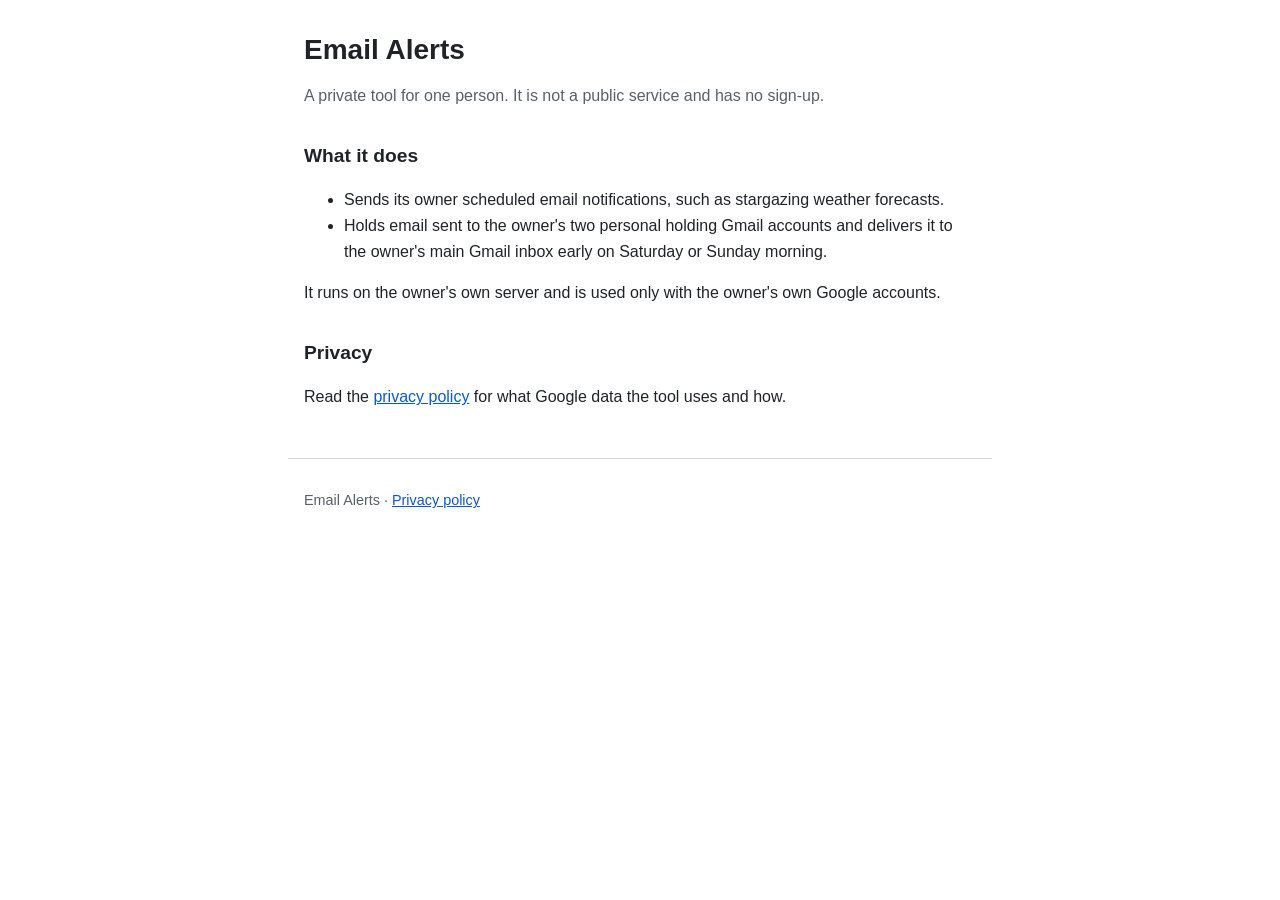
<file: index.html>
<!doctype html>
<html lang="en-GB">
<head>
  <meta charset="utf-8">
  <meta name="viewport" content="width=device-width, initial-scale=1">
  <meta http-equiv="Content-Security-Policy" content="default-src 'none'; style-src 'self'; base-uri 'none'; form-action 'none'">
  <meta name="referrer" content="no-referrer">
  <meta name="robots" content="noindex">
  <title>Email Alerts</title>
  <meta name="description" content="Email Alerts is a private, single-user tool that sends scheduled notifications to its owner's Gmail account.">
  <link rel="stylesheet" href="style.css">
</head>
<body>
  <header>
    <h1>Email Alerts</h1>
    <p class="muted">A private tool for one person. It is not a public service and has no sign-up.</p>
  </header>
  <main>
    <h2>What it does</h2>
    <ul>
      <li>Sends its owner scheduled email notifications, such as stargazing weather forecasts.</li>
      <li>Holds email sent to the owner's two personal holding Gmail accounts and delivers it to the
        owner's main Gmail inbox early on Saturday or Sunday morning.</li>
    </ul>
    <p>It runs on the owner's own server and is used only with the owner's own Google accounts.</p>
    <h2>Privacy</h2>
    <p>Read the <a href="privacy.html">privacy policy</a> for what Google data the tool uses and how.</p>
  </main>
  <footer>
    <p>Email Alerts &middot; <a href="privacy.html">Privacy policy</a></p>
  </footer>
</body>
</html>
</file>
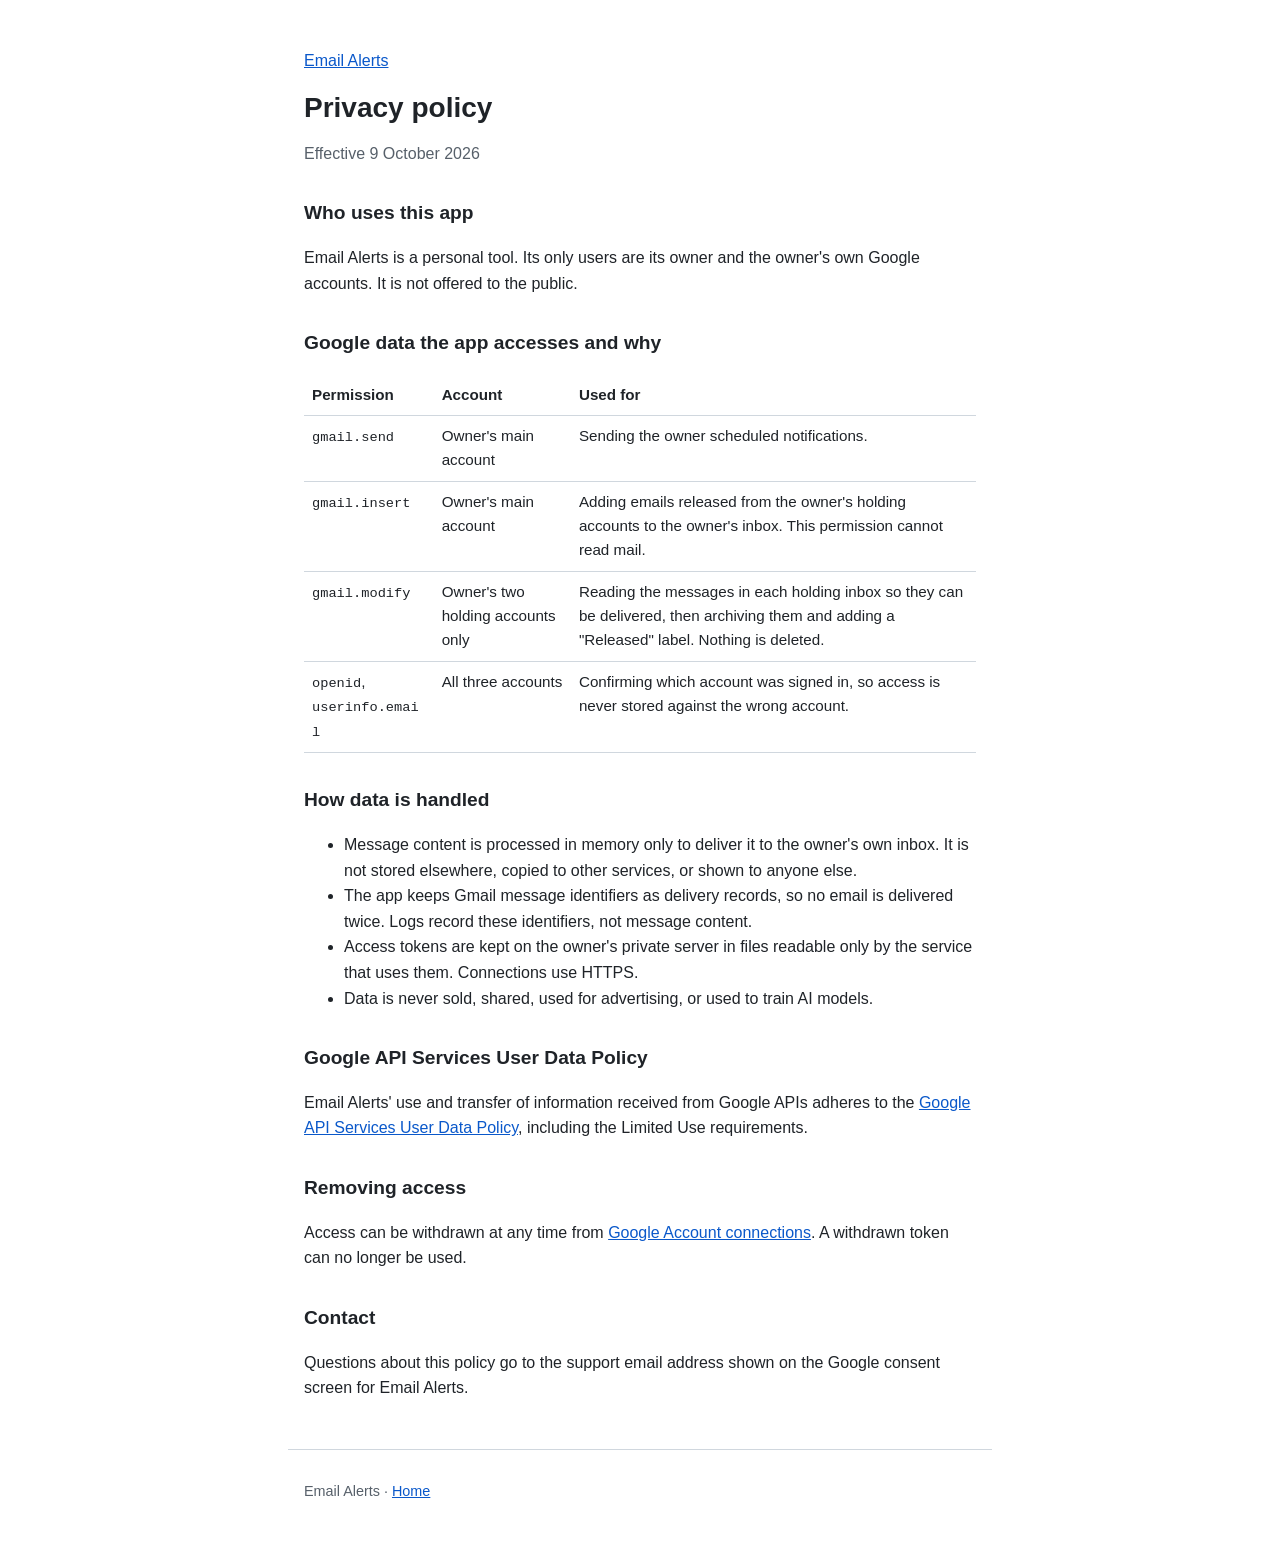
<file: privacy.html>
<!doctype html>
<html lang="en-GB">
<head>
  <meta charset="utf-8">
  <meta name="viewport" content="width=device-width, initial-scale=1">
  <meta http-equiv="Content-Security-Policy" content="default-src 'none'; style-src 'self'; base-uri 'none'; form-action 'none'">
  <meta name="referrer" content="no-referrer">
  <meta name="robots" content="noindex">
  <title>Email Alerts Privacy Policy</title>
  <meta name="description" content="How Email Alerts uses Google user data.">
  <link rel="stylesheet" href="style.css">
</head>
<body>
  <header>
    <p><a href="index.html">Email Alerts</a></p>
    <h1>Privacy policy</h1>
    <p class="muted">Effective 9 October 2026</p>
  </header>
  <main>
    <h2>Who uses this app</h2>
    <p>Email Alerts is a personal tool. Its only users are its owner and the owner's own Google
      accounts. It is not offered to the public.</p>

    <h2>Google data the app accesses and why</h2>
    <div class="table-wrap">
      <table>
        <thead>
          <tr><th scope="col">Permission</th><th scope="col">Account</th><th scope="col">Used for</th></tr>
        </thead>
        <tbody>
          <tr><td><code>gmail.send</code></td><td>Owner's main account</td><td>Sending the owner scheduled notifications.</td></tr>
          <tr><td><code>gmail.insert</code></td><td>Owner's main account</td><td>Adding emails released from the owner's holding accounts to the owner's inbox. This permission cannot read mail.</td></tr>
          <tr><td><code>gmail.modify</code></td><td>Owner's two holding accounts only</td><td>Reading the messages in each holding inbox so they can be delivered, then archiving them and adding a "Released" label. Nothing is deleted.</td></tr>
          <tr><td><code>openid</code>, <code>userinfo.email</code></td><td>All three accounts</td><td>Confirming which account was signed in, so access is never stored against the wrong account.</td></tr>
        </tbody>
      </table>
    </div>

    <h2>How data is handled</h2>
    <ul>
      <li>Message content is processed in memory only to deliver it to the owner's own inbox. It is not
        stored elsewhere, copied to other services, or shown to anyone else.</li>
      <li>The app keeps Gmail message identifiers as delivery records, so no email is delivered twice.
        Logs record these identifiers, not message content.</li>
      <li>Access tokens are kept on the owner's private server in files readable only by the service
        that uses them. Connections use HTTPS.</li>
      <li>Data is never sold, shared, used for advertising, or used to train AI models.</li>
    </ul>

    <h2>Google API Services User Data Policy</h2>
    <p>Email Alerts' use and transfer of information received from Google APIs adheres to the
      <a href="https://developers.google.com/terms/api-services-user-data-policy">Google API Services
      User Data Policy</a>, including the Limited Use requirements.</p>

    <h2>Removing access</h2>
    <p>Access can be withdrawn at any time from
      <a href="https://myaccount.google.com/connections">Google Account connections</a>. A withdrawn
      token can no longer be used.</p>

    <h2>Contact</h2>
    <p>Questions about this policy go to the support email address shown on the Google consent screen
      for Email Alerts.</p>
  </main>
  <footer>
    <p>Email Alerts &middot; <a href="index.html">Home</a></p>
  </footer>
</body>
</html>
</file>
<file: style.css>
:root {
  --bg: #ffffff;
  --text: #1f2328;
  --muted: #57606a;
  --link: #0a58ca;
  --rule: #d0d7de;
}
@media (prefers-color-scheme: dark) {
  :root {
    --bg: #0d1117;
    --text: #e6edf3;
    --muted: #9198a1;
    --link: #6cb6ff;
    --rule: #30363d;
  }
}
* { box-sizing: border-box; }
body {
  margin: 0;
  background: var(--bg);
  color: var(--text);
  font: 1rem/1.6 -apple-system, BlinkMacSystemFont, "Segoe UI", Roboto, Helvetica, Arial, sans-serif;
}
main, header, footer { max-width: 44rem; margin: 0 auto; padding: 0 16px; }
header { padding-top: 2rem; }
footer { border-top: 1px solid var(--rule); margin-top: 3rem; padding-top: 1rem; padding-bottom: 2rem; color: var(--muted); font-size: 0.9rem; }
h1 { font-size: 1.75rem; line-height: 1.25; margin: 0 0 0.5rem; }
h2 { font-size: 1.2rem; margin-top: 2rem; }
a { color: var(--link); }
a:focus-visible { outline: 3px solid var(--link); outline-offset: 2px; }
.muted { color: var(--muted); }
.table-wrap { overflow-x: auto; }
table { border-collapse: collapse; width: 100%; font-size: 0.95rem; }
th, td { text-align: left; vertical-align: top; padding: 0.5rem; border-bottom: 1px solid var(--rule); }
code { font-size: 0.9em; overflow-wrap: anywhere; }
</file>
